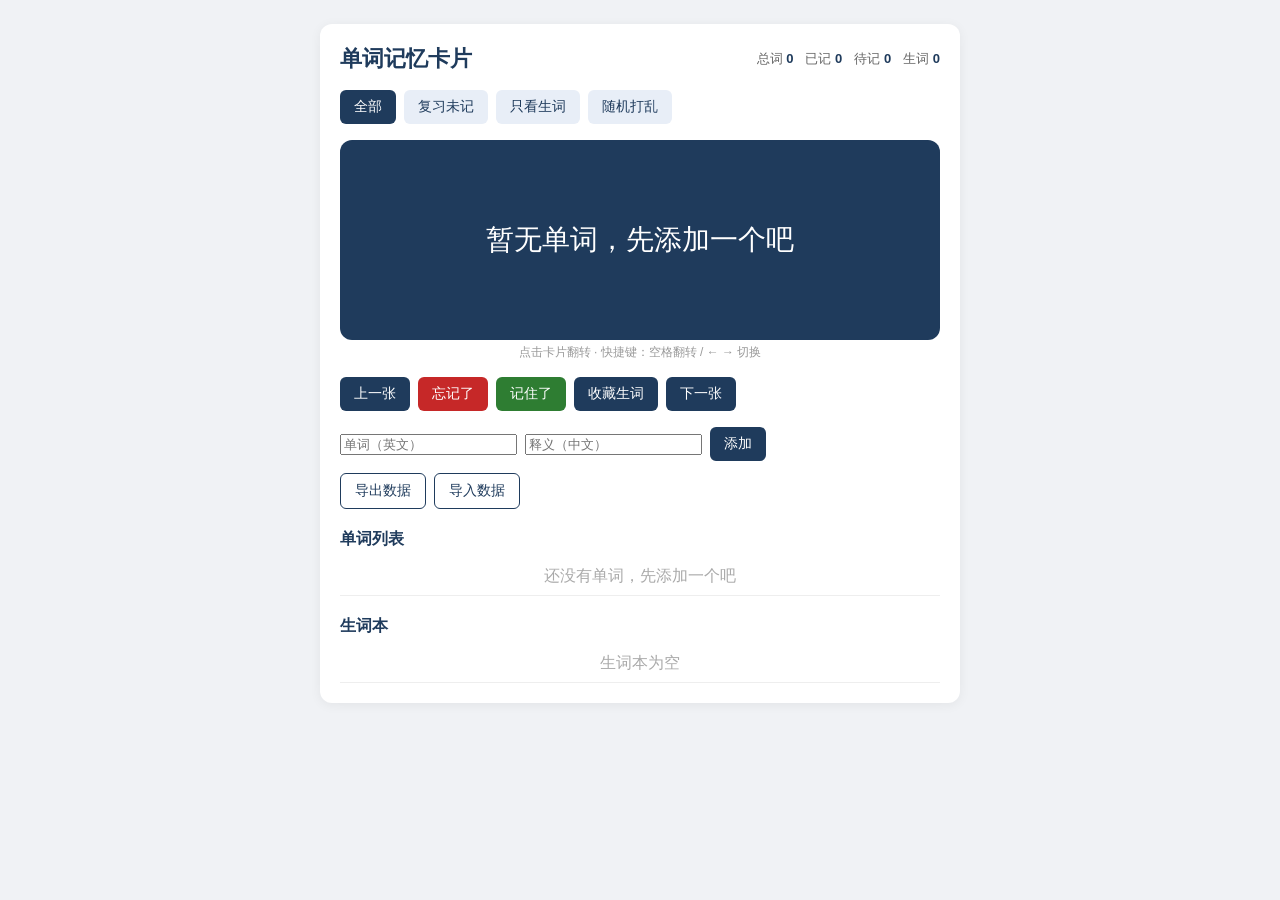
<file: Frontend-单词记忆卡片/index.html>
<!DOCTYPE html>
<html lang="zh-CN">
<head>
    <meta charset="UTF-8">
    <meta name="viewport" content="width=device-width, initial-scale=1.0">
    <title>单词记忆卡片</title>
    <link rel="stylesheet" href="css/style.css">
</head>
<body>
<div class="container">
    <header class="header">
        <h1>单词记忆卡片</h1>
        <div class="stats">
            <span>总词 <b id="statTotal">0</b></span>
            <span>已记 <b id="statMemorized">0</b></span>
            <span>待记 <b id="statRemain">0</b></span>
            <span>生词 <b id="statHard">0</b></span>
        </div>
    </header>

    <!-- 学习模式切换 -->
    <div class="mode-bar">
        <button id="modeAll" class="active" onclick="setMode('all')">全部</button>
        <button id="modeReview" onclick="setMode('review')">复习未记</button>
        <button id="modeHard" onclick="setMode('hard')">只看生词</button>
        <button onclick="shuffle()">随机打乱</button>
    </div>

    <!-- 卡片 -->
    <div class="card" id="card" onclick="flip()">
        <div class="card-inner">
            <div class="card-face card-front" id="cardFront">暂无单词，先添加一个吧</div>
            <div class="card-face card-back" id="cardBack"></div>
        </div>
    </div>
    <p class="card-hint">点击卡片翻转 · 快捷键：空格翻转 / ← → 切换</p>

    <!-- 卡片操作 -->
    <div class="actions">
        <button onclick="prev()">上一张</button>
        <button class="wrong" onclick="mark(false)">忘记了</button>
        <button class="right" onclick="mark(true)">记住了</button>
        <button onclick="collectHard()">收藏生词</button>
        <button onclick="next()">下一张</button>
    </div>

    <!-- 新增单词 -->
    <div class="add-box">
        <input id="word" placeholder="单词（英文）">
        <input id="meaning" placeholder="释义（中文）">
        <button onclick="addCard()">添加</button>
    </div>

    <!-- 数据管理 -->
    <div class="data-box">
        <button onclick="exportData()">导出数据</button>
        <button onclick="document.getElementById('importFile').click()">导入数据</button>
        <input type="file" id="importFile" accept=".json" hidden onchange="importData(this)">
    </div>

    <!-- 单词列表 -->
    <h2>单词列表</h2>
    <ul id="wordList"></ul>

    <!-- 生词本 -->
    <h2>生词本</h2>
    <ul id="hardList"></ul>
</div>
<script src="js/app.js"></script>
</body>
</html>
</file>
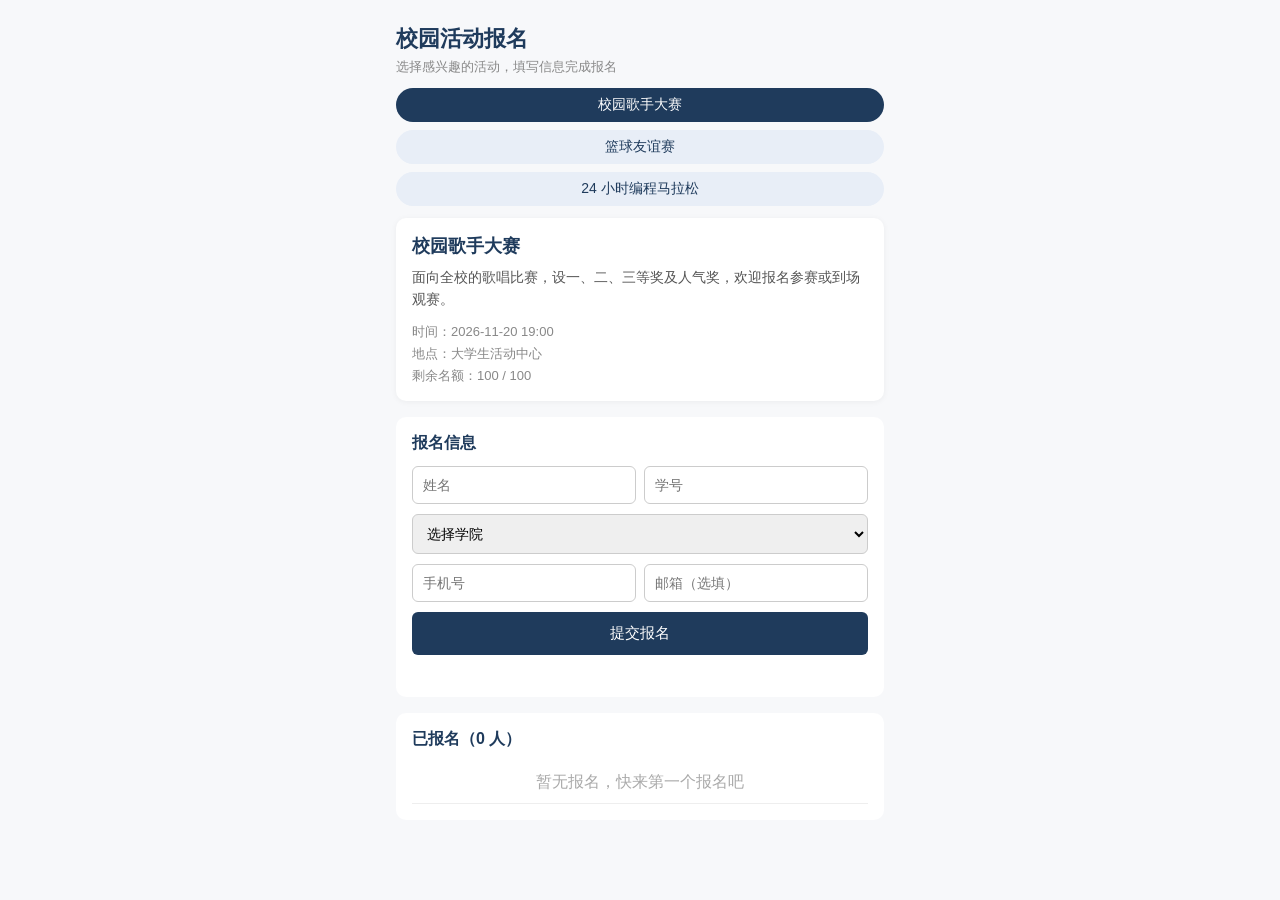
<file: Frontend-校园活动报名H5/index.html>
<!DOCTYPE html>
<html lang="zh-CN">
<head>
    <meta charset="UTF-8">
    <meta name="viewport" content="width=device-width, initial-scale=1.0">
    <title>校园活动报名</title>
    <link rel="stylesheet" href="css/style.css">
</head>
<body>
<div class="container">
    <header class="header">
        <h1>校园活动报名</h1>
        <p class="sub">选择感兴趣的活动，填写信息完成报名</p>
    </header>

    <!-- 活动切换 -->
    <div class="tabs" id="tabs"></div>

    <!-- 活动详情 -->
    <section class="detail" id="detail"></section>

    <!-- 报名表单 -->
    <section class="form">
        <h2>报名信息</h2>
        <div class="row">
            <input id="name" placeholder="姓名">
            <input id="studentNo" placeholder="学号">
        </div>
        <div class="row">
            <select id="college">
                <option value="">选择学院</option>
                <option>计算机学院</option>
                <option>外国语学院</option>
                <option>经济管理学院</option>
                <option>机械工程学院</option>
                <option>电子信息学院</option>
            </select>
        </div>
        <div class="row">
            <input id="phone" placeholder="手机号">
            <input id="email" placeholder="邮箱（选填）">
        </div>
        <button onclick="submit()">提交报名</button>
        <p id="error" class="error"></p>
    </section>

    <!-- 报名列表 -->
    <section class="list">
        <h2>已报名（<span id="count">0</span> 人）</h2>
        <ul id="list"></ul>
    </section>
</div>

<!-- 成功弹窗 -->
<div id="successModal" class="modal" style="display:none;">
    <div class="modal-box">
        <h3>报名成功！</h3>
        <p id="modalText"></p>
        <button onclick="closeModal()">确定</button>
    </div>
</div>

<script src="js/app.js"></script>
</body>
</html>
</file>
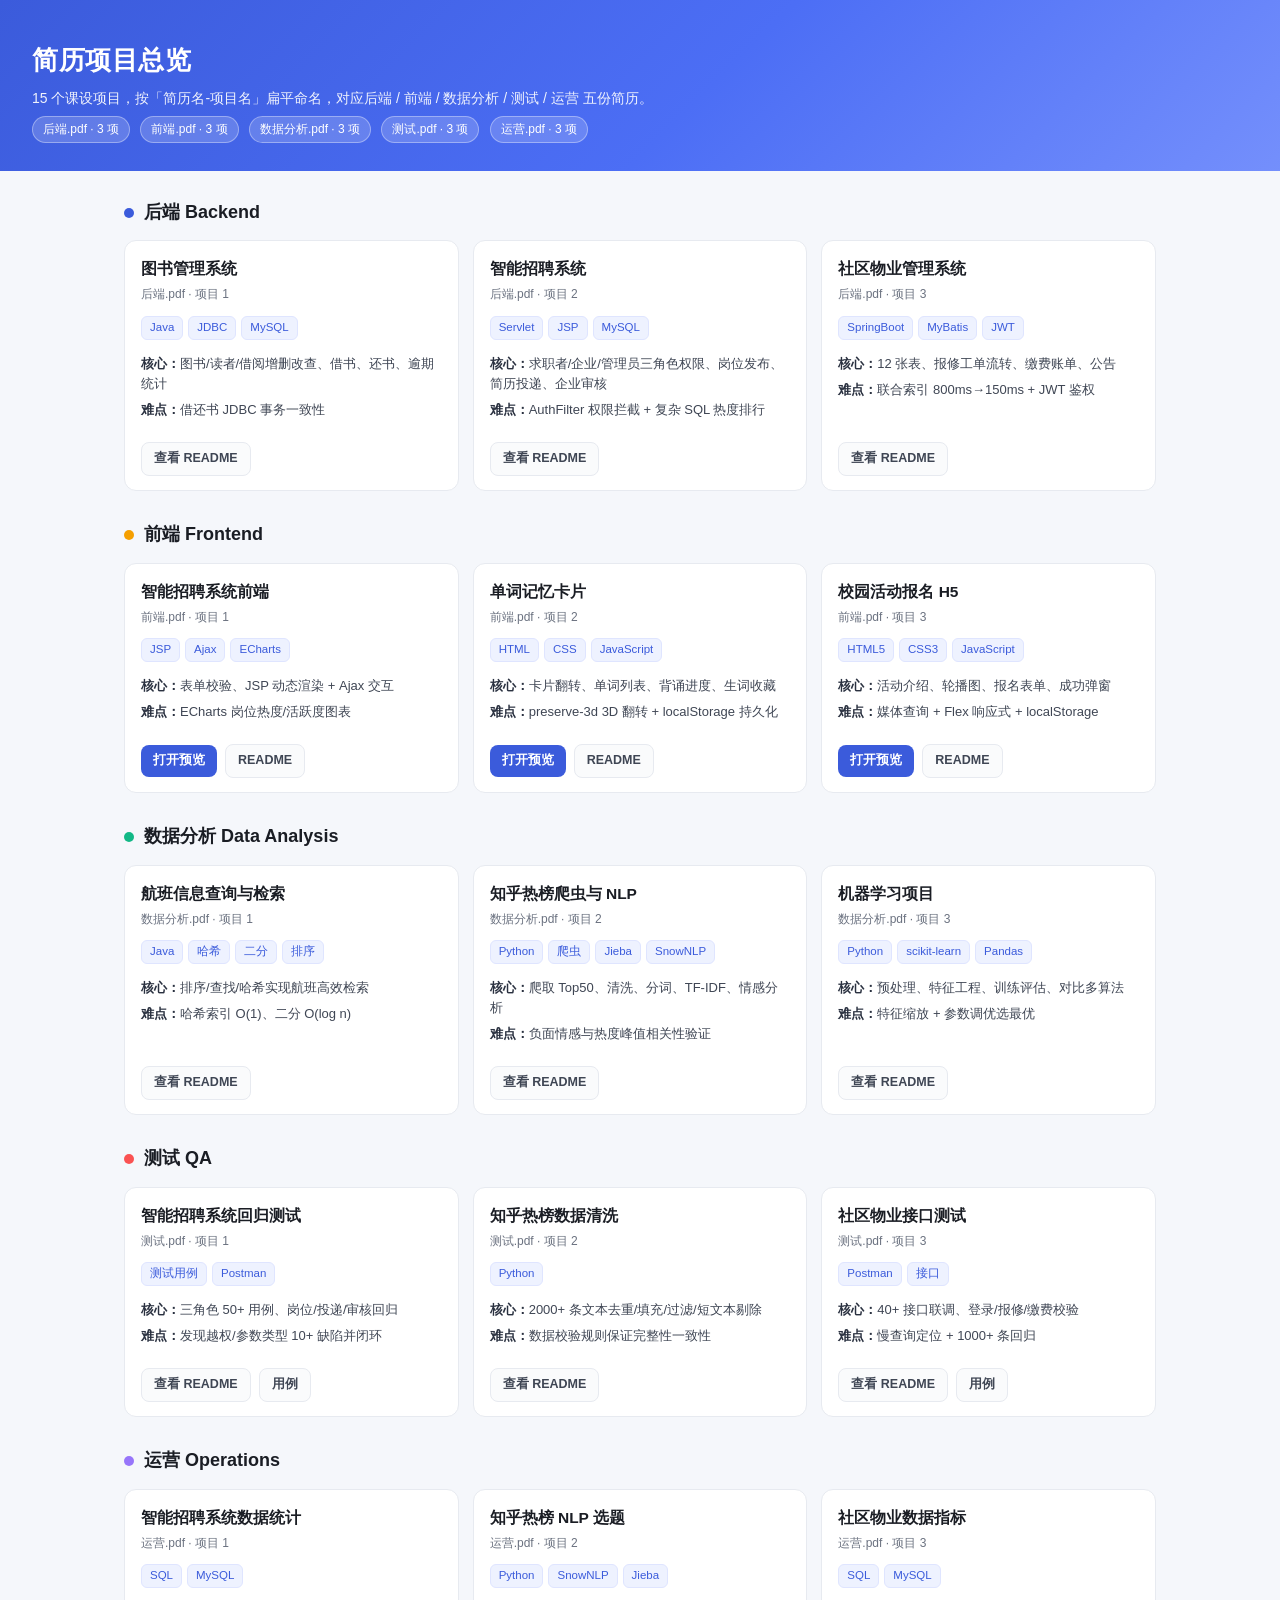
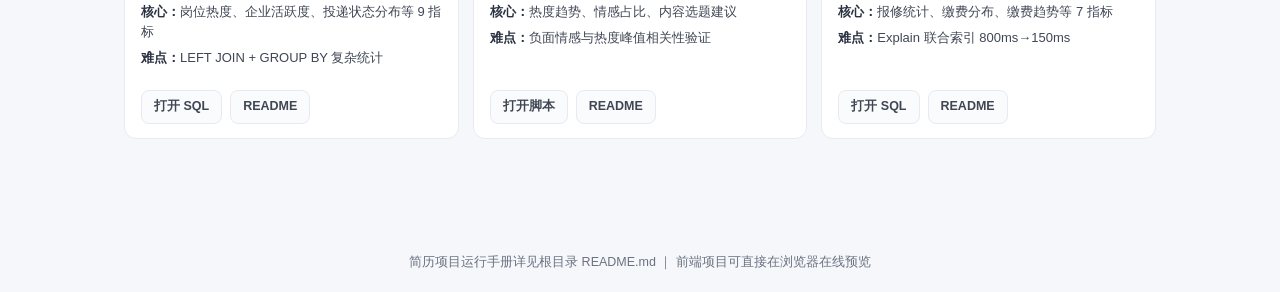
<file: 项目总览.html>
<!DOCTYPE html>
<html lang="zh-CN">
<head>
<meta charset="UTF-8">
<meta name="viewport" content="width=device-width, initial-scale=1.0">
<title>简历项目总览 · 15 个项目</title>
<style>
  :root {
    --bg: #f5f7fb;
    --card: #ffffff;
    --ink: #1a1d24;
    --muted: #6b7280;
    --line: #e7eaf0;
  }
  * { box-sizing: border-box; }
  body {
    margin: 0;
    font-family: -apple-system, "Segoe UI", "PingFang SC", "Microsoft YaHei", sans-serif;
    background: var(--bg);
    color: var(--ink);
    line-height: 1.55;
  }
  header {
    padding: 40px 32px 28px;
    background: linear-gradient(135deg, #3b5bdb 0%, #4c6ef5 55%, #748ffc 100%);
    color: #fff;
  }
  header h1 { margin: 0 0 8px; font-size: 26px; letter-spacing: .5px; }
  header p  { margin: 0; opacity: .92; font-size: 14px; }
  .badge {
    display: inline-block; margin-right: 6px; margin-top: 6px;
    padding: 3px 10px; border-radius: 999px; font-size: 12px;
    background: rgba(255,255,255,.18); border: 1px solid rgba(255,255,255,.35);
  }
  main { max-width: 1080px; margin: 0 auto; padding: 28px 24px 64px; }
  section { margin-bottom: 30px; }
  .cat {
    display: flex; align-items: center; gap: 10px; margin: 0 0 14px;
    font-size: 18px; font-weight: 700;
  }
  .dot { width: 10px; height: 10px; border-radius: 50%; }
  .grid { display: grid; grid-template-columns: repeat(auto-fill, minmax(300px, 1fr)); gap: 14px; }
  .card {
    background: var(--card); border: 1px solid var(--line); border-radius: 12px;
    padding: 16px 16px 14px; display: flex; flex-direction: column;
    transition: box-shadow .15s, transform .15s;
  }
  .card:hover { box-shadow: 0 8px 24px rgba(30,50,100,.10); transform: translateY(-2px); }
  .card h3 { margin: 0 0 4px; font-size: 15.5px; }
  .card .sub { color: var(--muted); font-size: 12px; margin: 0 0 10px; }
  .tags { margin-bottom: 10px; }
  .tag {
    display: inline-block; padding: 2px 8px; margin: 0 5px 4px 0;
    border-radius: 6px; font-size: 11.5px; color: #3b5bdb;
    background: #eef2ff; border: 1px solid #dfe5ff;
  }
  .card p { margin: 0 0 6px; font-size: 13px; color: #3f4654; }
  .card p b { color: #2a3140; }
  .links { margin-top: auto; padding-top: 10px; }
  .btn {
    display: inline-block; padding: 6px 12px; border-radius: 8px; font-size: 12.5px;
    text-decoration: none; margin-right: 8px; margin-top: 6px; font-weight: 600;
  }
  .btn-preview { background: #3b5bdb; color: #fff; }
  .btn-preview:hover { background: #3450c4; }
  .btn-ghost { border: 1px solid var(--line); color: #3f4654; background: #fafbfc; }
  .btn-ghost:hover { background: #f1f3f7; }
  footer { text-align: center; color: var(--muted); font-size: 12.5px; padding: 20px; }
</style>
</head>
<body>
<header>
  <h1>简历项目总览</h1>
  <p>15 个课设项目，按「简历名-项目名」扁平命名，对应后端 / 前端 / 数据分析 / 测试 / 运营 五份简历。</p>
  <div>
    <span class="badge">后端.pdf · 3 项</span>
    <span class="badge">前端.pdf · 3 项</span>
    <span class="badge">数据分析.pdf · 3 项</span>
    <span class="badge">测试.pdf · 3 项</span>
    <span class="badge">运营.pdf · 3 项</span>
  </div>
</header>

<main>

  <section>
    <h2 class="cat"><span class="dot" style="background:#3b5bdb"></span>后端 Backend</h2>
    <div class="grid">
      <div class="card">
        <h3>图书管理系统</h3>
        <p class="sub">后端.pdf · 项目 1</p>
        <div class="tags"><span class="tag">Java</span><span class="tag">JDBC</span><span class="tag">MySQL</span></div>
        <p><b>核心：</b>图书/读者/借阅增删改查、借书、还书、逾期统计</p>
        <p><b>难点：</b>借还书 JDBC 事务一致性</p>
        <div class="links"><a class="btn btn-ghost" href="Backend-图书管理系统/README.md">查看 README</a></div>
      </div>
      <div class="card">
        <h3>智能招聘系统</h3>
        <p class="sub">后端.pdf · 项目 2</p>
        <div class="tags"><span class="tag">Servlet</span><span class="tag">JSP</span><span class="tag">MySQL</span></div>
        <p><b>核心：</b>求职者/企业/管理员三角色权限、岗位发布、简历投递、企业审核</p>
        <p><b>难点：</b>AuthFilter 权限拦截 + 复杂 SQL 热度排行</p>
        <div class="links"><a class="btn btn-ghost" href="Backend-智能招聘系统/README.md">查看 README</a></div>
      </div>
      <div class="card">
        <h3>社区物业管理系统</h3>
        <p class="sub">后端.pdf · 项目 3</p>
        <div class="tags"><span class="tag">SpringBoot</span><span class="tag">MyBatis</span><span class="tag">JWT</span></div>
        <p><b>核心：</b>12 张表、报修工单流转、缴费账单、公告</p>
        <p><b>难点：</b>联合索引 800ms→150ms + JWT 鉴权</p>
        <div class="links"><a class="btn btn-ghost" href="Backend-社区物业管理系统/README.md">查看 README</a></div>
      </div>
    </div>
  </section>

  <section>
    <h2 class="cat"><span class="dot" style="background:#f59f00"></span>前端 Frontend</h2>
    <div class="grid">
      <div class="card">
        <h3>智能招聘系统前端</h3>
        <p class="sub">前端.pdf · 项目 1</p>
        <div class="tags"><span class="tag">JSP</span><span class="tag">Ajax</span><span class="tag">ECharts</span></div>
        <p><b>核心：</b>表单校验、JSP 动态渲染 + Ajax 交互</p>
        <p><b>难点：</b>ECharts 岗位热度/活跃度图表</p>
        <div class="links"><a class="btn btn-preview" href="Frontend-智能招聘系统前端/demo.html">打开预览</a><a class="btn btn-ghost" href="Frontend-智能招聘系统前端/README.md">README</a></div>
      </div>
      <div class="card">
        <h3>单词记忆卡片</h3>
        <p class="sub">前端.pdf · 项目 2</p>
        <div class="tags"><span class="tag">HTML</span><span class="tag">CSS</span><span class="tag">JavaScript</span></div>
        <p><b>核心：</b>卡片翻转、单词列表、背诵进度、生词收藏</p>
        <p><b>难点：</b>preserve-3d 3D 翻转 + localStorage 持久化</p>
        <div class="links"><a class="btn btn-preview" href="Frontend-单词记忆卡片/index.html">打开预览</a><a class="btn btn-ghost" href="Frontend-单词记忆卡片/README.md">README</a></div>
      </div>
      <div class="card">
        <h3>校园活动报名 H5</h3>
        <p class="sub">前端.pdf · 项目 3</p>
        <div class="tags"><span class="tag">HTML5</span><span class="tag">CSS3</span><span class="tag">JavaScript</span></div>
        <p><b>核心：</b>活动介绍、轮播图、报名表单、成功弹窗</p>
        <p><b>难点：</b>媒体查询 + Flex 响应式 + localStorage</p>
        <div class="links"><a class="btn btn-preview" href="Frontend-校园活动报名H5/index.html">打开预览</a><a class="btn btn-ghost" href="Frontend-校园活动报名H5/README.md">README</a></div>
      </div>
    </div>
  </section>

  <section>
    <h2 class="cat"><span class="dot" style="background:#12b886"></span>数据分析 Data Analysis</h2>
    <div class="grid">
      <div class="card">
        <h3>航班信息查询与检索</h3>
        <p class="sub">数据分析.pdf · 项目 1</p>
        <div class="tags"><span class="tag">Java</span><span class="tag">哈希</span><span class="tag">二分</span><span class="tag">排序</span></div>
        <p><b>核心：</b>排序/查找/哈希实现航班高效检索</p>
        <p><b>难点：</b>哈希索引 O(1)、二分 O(log n)</p>
        <div class="links"><a class="btn btn-ghost" href="Data Analysis-航班信息查询与检索/README.md">查看 README</a></div>
      </div>
      <div class="card">
        <h3>知乎热榜爬虫与 NLP</h3>
        <p class="sub">数据分析.pdf · 项目 2</p>
        <div class="tags"><span class="tag">Python</span><span class="tag">爬虫</span><span class="tag">Jieba</span><span class="tag">SnowNLP</span></div>
        <p><b>核心：</b>爬取 Top50、清洗、分词、TF-IDF、情感分析</p>
        <p><b>难点：</b>负面情感与热度峰值相关性验证</p>
        <div class="links"><a class="btn btn-ghost" href="Data Analysis-知乎热榜爬虫与NLP/README.md">查看 README</a></div>
      </div>
      <div class="card">
        <h3>机器学习项目</h3>
        <p class="sub">数据分析.pdf · 项目 3</p>
        <div class="tags"><span class="tag">Python</span><span class="tag">scikit-learn</span><span class="tag">Pandas</span></div>
        <p><b>核心：</b>预处理、特征工程、训练评估、对比多算法</p>
        <p><b>难点：</b>特征缩放 + 参数调优选最优</p>
        <div class="links"><a class="btn btn-ghost" href="Data Analysis-机器学习项目/README.md">查看 README</a></div>
      </div>
    </div>
  </section>

  <section>
    <h2 class="cat"><span class="dot" style="background:#fa5252"></span>测试 QA</h2>
    <div class="grid">
      <div class="card">
        <h3>智能招聘系统回归测试</h3>
        <p class="sub">测试.pdf · 项目 1</p>
        <div class="tags"><span class="tag">测试用例</span><span class="tag">Postman</span></div>
        <p><b>核心：</b>三角色 50+ 用例、岗位/投递/审核回归</p>
        <p><b>难点：</b>发现越权/参数类型 10+ 缺陷并闭环</p>
        <div class="links"><a class="btn btn-ghost" href="QA-智能招聘系统回归测试/README.md">查看 README</a><a class="btn btn-ghost" href="QA-智能招聘系统回归测试/testcases.md">用例</a></div>
      </div>
      <div class="card">
        <h3>知乎热榜数据清洗</h3>
        <p class="sub">测试.pdf · 项目 2</p>
        <div class="tags"><span class="tag">Python</span></div>
        <p><b>核心：</b>2000+ 条文本去重/填充/过滤/短文本剔除</p>
        <p><b>难点：</b>数据校验规则保证完整性一致性</p>
        <div class="links"><a class="btn btn-ghost" href="QA-知乎热榜数据清洗/README.md">查看 README</a></div>
      </div>
      <div class="card">
        <h3>社区物业接口测试</h3>
        <p class="sub">测试.pdf · 项目 3</p>
        <div class="tags"><span class="tag">Postman</span><span class="tag">接口</span></div>
        <p><b>核心：</b>40+ 接口联调、登录/报修/缴费校验</p>
        <p><b>难点：</b>慢查询定位 + 1000+ 条回归</p>
        <div class="links"><a class="btn btn-ghost" href="QA-社区物业接口测试/README.md">查看 README</a><a class="btn btn-ghost" href="QA-社区物业接口测试/testcases.md">用例</a></div>
      </div>
    </div>
  </section>

  <section>
    <h2 class="cat"><span class="dot" style="background:#9775fa"></span>运营 Operations</h2>
    <div class="grid">
      <div class="card">
        <h3>智能招聘系统数据统计</h3>
        <p class="sub">运营.pdf · 项目 1</p>
        <div class="tags"><span class="tag">SQL</span><span class="tag">MySQL</span></div>
        <p><b>核心：</b>岗位热度、企业活跃度、投递状态分布等 9 指标</p>
        <p><b>难点：</b>LEFT JOIN + GROUP BY 复杂统计</p>
        <div class="links"><a class="btn btn-ghost" href="Operations-智能招聘系统数据统计/sql/stats.sql">打开 SQL</a><a class="btn btn-ghost" href="Operations-智能招聘系统数据统计/README.md">README</a></div>
      </div>
      <div class="card">
        <h3>知乎热榜 NLP 选题</h3>
        <p class="sub">运营.pdf · 项目 2</p>
        <div class="tags"><span class="tag">Python</span><span class="tag">SnowNLP</span><span class="tag">Jieba</span></div>
        <p><b>核心：</b>热度趋势、情感占比、内容选题建议</p>
        <p><b>难点：</b>负面情感与热度峰值相关性验证</p>
        <div class="links"><a class="btn btn-ghost" href="Operations-知乎热榜NLP/content_insight.py">打开脚本</a><a class="btn btn-ghost" href="Operations-知乎热榜NLP/README.md">README</a></div>
      </div>
      <div class="card">
        <h3>社区物业数据指标</h3>
        <p class="sub">运营.pdf · 项目 3</p>
        <div class="tags"><span class="tag">SQL</span><span class="tag">MySQL</span></div>
        <p><b>核心：</b>报修统计、缴费分布、缴费趋势等 7 指标</p>
        <p><b>难点：</b>Explain 联合索引 800ms→150ms</p>
        <div class="links"><a class="btn btn-ghost" href="Operations-社区物业数据指标/sql/metrics.sql">打开 SQL</a><a class="btn btn-ghost" href="Operations-社区物业数据指标/README.md">README</a></div>
      </div>
    </div>
  </section>

</main>
<footer>简历项目运行手册详见根目录 README.md ｜ 前端项目可直接在浏览器在线预览</footer>
</body>
</html>
</file>
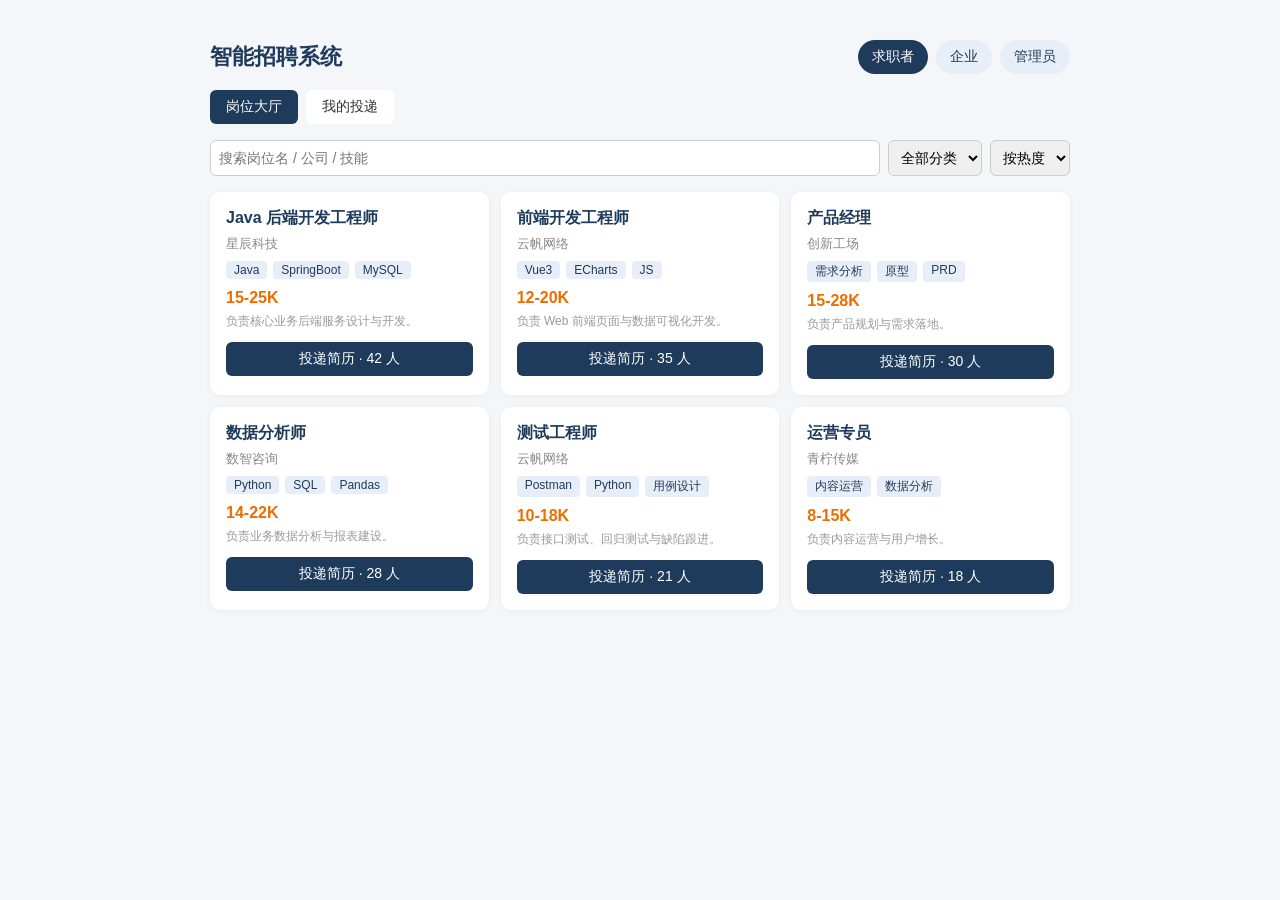
<file: Frontend-智能招聘系统前端/demo.html>
<!DOCTYPE html>
<html lang="zh-CN">
<head>
    <meta charset="UTF-8">
    <meta name="viewport" content="width=device-width, initial-scale=1.0">
    <title>智能招聘系统 - 前端演示</title>
    <style>
        :root {
            --primary: #1f3b5c;
            --bg: #f5f6fa;
            --green: #2e7d32;
            --orange: #ef6c00;
            --red: #c62828;
        }
        * { box-sizing: border-box; }
        body { font-family: "Microsoft YaHei", "PingFang SC", sans-serif; margin: 0; background: var(--bg); color: #333; }
        .container { max-width: 900px; margin: 20px auto; padding: 20px; }

        .header { display: flex; justify-content: space-between; align-items: center; flex-wrap: wrap; gap: 10px; margin-bottom: 16px; }
        .header h1 { margin: 0; color: var(--primary); font-size: 22px; }
        .role-bar { display: flex; gap: 8px; }
        .role-bar button { padding: 8px 14px; border: none; border-radius: 20px; cursor: pointer; background: #e8eef7; color: var(--primary); font-size: 14px; }
        .role-bar button.active { background: var(--primary); color: #fff; }

        .tabs { display: flex; gap: 8px; margin-bottom: 16px; flex-wrap: wrap; }
        .tabs button { padding: 8px 16px; border: none; cursor: pointer; background: #fff; color: #333; border-radius: 6px; font-size: 14px; }
        .tabs button.active { background: var(--primary); color: #fff; }

        .toolbar { display: flex; gap: 8px; margin-bottom: 16px; flex-wrap: wrap; }
        .toolbar input, .toolbar select { padding: 8px; border: 1px solid #ccc; border-radius: 6px; font-size: 14px; }
        .toolbar input { flex: 1; min-width: 160px; }

        .card-grid { display: grid; grid-template-columns: repeat(auto-fill, minmax(260px, 1fr)); gap: 12px; }
        .job-card { background: #fff; border-radius: 10px; padding: 16px; box-shadow: 0 1px 6px rgba(0,0,0,.05); }
        .job-card h3 { margin: 0 0 6px; color: var(--primary); font-size: 16px; }
        .job-card .company { color: #888; font-size: 13px; margin-bottom: 8px; }
        .job-card .tags { display: flex; gap: 6px; flex-wrap: wrap; margin-bottom: 10px; }
        .job-card .tag { background: #e8eef7; color: var(--primary); padding: 2px 8px; border-radius: 4px; font-size: 12px; }
        .job-card .salary { color: var(--orange); font-weight: 700; margin-bottom: 6px; }
        .job-card .meta { color: #999; font-size: 12px; margin-bottom: 12px; }
        .job-card button { width: 100%; padding: 8px; border: none; border-radius: 6px; cursor: pointer; background: var(--primary); color: #fff; font-size: 14px; }
        .job-card button.applied { background: #ccc; cursor: default; }

        table { width: 100%; border-collapse: collapse; background: #fff; border-radius: 8px; overflow: hidden; }
        th, td { padding: 10px 12px; text-align: left; border-bottom: 1px solid #eee; font-size: 14px; }
        th { background: #e8eef7; color: var(--primary); }

        .stat-cards { display: grid; grid-template-columns: repeat(auto-fit, minmax(160px, 1fr)); gap: 12px; margin-bottom: 16px; }
        .stat-card { background: #fff; border-radius: 10px; padding: 16px; text-align: center; }
        .stat-card b { display: block; font-size: 26px; color: var(--primary); }
        .stat-card span { color: #888; font-size: 13px; }

        .chart-box { background: #fff; border-radius: 10px; padding: 16px; margin-bottom: 16px; }
        .chart-box h3 { margin: 0 0 12px; color: var(--primary); font-size: 16px; }
        .bar-item { display: flex; align-items: center; gap: 8px; margin-bottom: 8px; font-size: 13px; }
        .bar-item .label { width: 120px; text-align: right; color: #555; }
        .bar-track { flex: 1; background: #eee; height: 20px; border-radius: 4px; overflow: hidden; }
        .bar-fill { height: 100%; background: var(--primary); border-radius: 4px; transition: width .4s; }
        .bar-item .val { width: 40px; color: var(--primary); font-weight: 700; }

        .badge { padding: 2px 8px; border-radius: 4px; font-size: 12px; color: #fff; }
        .badge.pending { background: var(--orange); }
        .badge.viewed { background: #1565c0; }
        .badge.interview { background: #6a1b9a; }
        .badge.hired { background: var(--green); }

        .empty { text-align: center; color: #aaa; padding: 24px 0; }
        button.small { padding: 4px 10px; font-size: 12px; border: none; border-radius: 4px; cursor: pointer; }
        button.danger { background: #fdecea; color: var(--red); }
        button.ok { background: var(--primary); color: #fff; }

        .modal { position: fixed; inset: 0; background: rgba(0,0,0,.4); display: none; align-items: center; justify-content: center; z-index: 99; }
        .modal-box { background: #fff; padding: 24px; border-radius: 12px; width: 90%; max-width: 420px; max-height: 90vh; overflow: auto; }
        .modal-box h3 { margin: 0 0 16px; color: var(--primary); }
        .modal-box input, .modal-box textarea, .modal-box select { width: 100%; padding: 8px; margin-bottom: 10px; border: 1px solid #ccc; border-radius: 6px; font-size: 14px; }
        .modal-box .row { display: flex; gap: 8px; }
        .modal-box .row input { flex: 1; }
        .modal-box .btn-row { display: flex; gap: 8px; }
        .modal-box .btn-row button { flex: 1; padding: 10px; border: none; border-radius: 6px; cursor: pointer; font-size: 14px; }
        .error { color: var(--red); font-size: 13px; min-height: 18px; }
    </style>
</head>
<body>
<div class="container">
    <header class="header">
        <h1>智能招聘系统</h1>
        <div class="role-bar">
            <button id="roleJobseeker" class="active" onclick="setRole('jobseeker')">求职者</button>
            <button id="roleCompany" onclick="setRole('company')">企业</button>
            <button id="roleAdmin" onclick="setRole('admin')">管理员</button>
        </div>
    </header>

    <div class="tabs" id="tabs"></div>

    <!-- 求职者：岗位大厅 -->
    <div id="view-jobs">
        <div class="toolbar">
            <input id="keyword" placeholder="搜索岗位名 / 公司 / 技能" oninput="renderJobs()">
            <select id="category" onchange="renderJobs()">
                <option value="">全部分类</option>
                <option>技术</option>
                <option>数据</option>
                <option>产品</option>
                <option>运营</option>
            </select>
            <select id="sort" onchange="renderJobs()">
                <option value="hot">按热度</option>
                <option value="salary">按薪资</option>
            </select>
        </div>
        <div class="card-grid" id="jobGrid"></div>
    </div>

    <!-- 求职者：我的投递 -->
    <div id="view-applications" style="display:none;">
        <table>
            <thead><tr><th>岗位</th><th>公司</th><th>投递时间</th><th>状态</th><th>操作</th></tr></thead>
            <tbody id="appTable"></tbody>
        </table>
    </div>

    <!-- 企业：岗位管理 -->
    <div id="view-company" style="display:none;">
        <div class="toolbar">
            <button class="small ok" onclick="openPublish()">+ 发布新岗位</button>
        </div>
        <table>
            <thead><tr><th>岗位</th><th>分类</th><th>薪资</th><th>收到投递</th><th>操作</th></tr></thead>
            <tbody id="companyTable"></tbody>
        </table>
    </div>

    <!-- 管理员：数据统计 -->
    <div id="view-admin" style="display:none;">
        <div class="stat-cards" id="statCards"></div>
        <div class="chart-box">
            <h3>岗位热度排行（投递量）</h3>
            <div id="hotChart"></div>
        </div>
        <div class="chart-box">
            <h3>投递状态分布</h3>
            <div id="statusChart"></div>
        </div>
    </div>
</div>

<!-- 投递弹窗 -->
<div class="modal" id="applyModal">
    <div class="modal-box">
        <h3 id="applyTitle">投递简历</h3>
        <div class="row">
            <input id="apName" placeholder="姓名">
            <input id="apPhone" placeholder="手机号">
        </div>
        <input id="apEmail" placeholder="邮箱（选填）">
        <textarea id="apResume" rows="4" placeholder="自我介绍 / 技能 / 项目经历"></textarea>
        <p class="error" id="applyError"></p>
        <div class="btn-row">
            <button onclick="closeApply()" style="background:#eee;color:#333;">取消</button>
            <button onclick="submitApply()">提交投递</button>
        </div>
    </div>
</div>

<!-- 发布岗位弹窗 -->
<div class="modal" id="publishModal">
    <div class="modal-box">
        <h3>发布新岗位</h3>
        <input id="pbTitle" placeholder="岗位名称">
        <input id="pbCompany" placeholder="公司名称">
        <div class="row">
            <select id="pbCategory">
                <option>技术</option><option>数据</option><option>产品</option><option>运营</option>
            </select>
            <input id="pbSalary" placeholder="薪资，如 12-20K">
        </div>
        <textarea id="pbDesc" rows="3" placeholder="岗位职责描述"></textarea>
        <div class="btn-row">
            <button onclick="closePublish()" style="background:#eee;color:#333;">取消</button>
            <button onclick="publishJob()">发布</button>
        </div>
    </div>
</div>

<script>
(function () {
    'use strict';

    var JOB_KEY = 'recruit_jobs_v2';
    var APP_KEY = 'recruit_applications_v2';
    var $ = function (id) { return document.getElementById(id); };

    function loadJSON(key, fallback) {
        try {
            var v = JSON.parse(localStorage.getItem(key));
            return v == null ? fallback : v;
        } catch (e) { return fallback; }
    }
    function escapeHtml(str) {
        return String(str)
            .replace(/&/g, '&amp;')
            .replace(/</g, '&lt;')
            .replace(/>/g, '&gt;')
            .replace(/"/g, '&quot;')
            .replace(/'/g, '&#39;');
    }

    var seedJobs = [
        { id: 'j1', title: 'Java 后端开发工程师', company: '星辰科技', category: '技术', salary: '15-25K', tags: ['Java', 'SpringBoot', 'MySQL'], desc: '负责核心业务后端服务设计与开发。', applyCount: 42 },
        { id: 'j2', title: '前端开发工程师', company: '云帆网络', category: '技术', salary: '12-20K', tags: ['Vue3', 'ECharts', 'JS'], desc: '负责 Web 前端页面与数据可视化开发。', applyCount: 35 },
        { id: 'j3', title: '数据分析师', company: '数智咨询', category: '数据', salary: '14-22K', tags: ['Python', 'SQL', 'Pandas'], desc: '负责业务数据分析与报表建设。', applyCount: 28 },
        { id: 'j4', title: '测试工程师', company: '云帆网络', category: '技术', salary: '10-18K', tags: ['Postman', 'Python', '用例设计'], desc: '负责接口测试、回归测试与缺陷跟进。', applyCount: 21 },
        { id: 'j5', title: '产品经理', company: '创新工场', category: '产品', salary: '15-28K', tags: ['需求分析', '原型', 'PRD'], desc: '负责产品规划与需求落地。', applyCount: 30 },
        { id: 'j6', title: '运营专员', company: '青柠传媒', category: '运营', salary: '8-15K', tags: ['内容运营', '数据分析'], desc: '负责内容运营与用户增长。', applyCount: 18 }
    ];

    var jobs = loadJSON(JOB_KEY, seedJobs);
    var applications = loadJSON(APP_KEY, []);
    var role = 'jobseeker';
    var activeTab = 'jobs';
    var applyingJobId = null;

    function save() {
        localStorage.setItem(JOB_KEY, JSON.stringify(jobs));
        localStorage.setItem(APP_KEY, JSON.stringify(applications));
    }

    /* ---------- 视图与角色 ---------- */
    function setRole(r) {
        role = r;
        $('roleJobseeker').classList.toggle('active', r === 'jobseeker');
        $('roleCompany').classList.toggle('active', r === 'company');
        $('roleAdmin').classList.toggle('active', r === 'admin');
        activeTab = r === 'company' ? 'company' : r === 'admin' ? 'admin' : 'jobs';
        renderTabs();
        renderAll();
    }

    var TABS = {
        jobseeker: [['jobs', '岗位大厅'], ['applications', '我的投递']],
        company: [['company', '岗位管理']],
        admin: [['admin', '数据统计']]
    };

    function renderTabs() {
        $('tabs').innerHTML = TABS[role].map(function (t) {
            return '<button class="' + (activeTab === t[0] ? 'active' : '') + '" onclick="switchTab(\'' + t[0] + '\')">' + t[1] + '</button>';
        }).join('');
    }

    function switchTab(tab) {
        activeTab = tab;
        renderTabs();
        renderAll();
    }

    function renderAll() {
        ['view-jobs', 'view-applications', 'view-company', 'view-admin'].forEach(function (id) {
            $(id).style.display = 'none';
        });
        if (activeTab === 'jobs') { $('view-jobs').style.display = 'block'; renderJobs(); }
        else if (activeTab === 'applications') { $('view-applications').style.display = 'block'; renderApplications(); }
        else if (activeTab === 'company') { $('view-company').style.display = 'block'; renderCompany(); }
        else if (activeTab === 'admin') { $('view-admin').style.display = 'block'; renderAdmin(); }
    }

    /* ---------- 求职者：岗位大厅 ---------- */
    function filteredJobs() {
        var kw = $('keyword').value.trim().toLowerCase();
        var cat = $('category').value;
        var sort = $('sort').value;
        var list = jobs.filter(function (j) {
            var okCat = !cat || j.category === cat;
            var okKw = !kw || (j.title + j.company + j.tags.join(' ')).toLowerCase().indexOf(kw) !== -1;
            return okCat && okKw;
        });
        if (sort === 'salary') {
            list.sort(function (a, b) { return parseSalary(b.salary) - parseSalary(a.salary); });
        } else {
            list.sort(function (a, b) { return b.applyCount - a.applyCount; });
        }
        return list;
    }

    function parseSalary(s) {
        var m = String(s).match(/(\d+)/);
        return m ? parseInt(m[1], 10) : 0;
    }

    function hasApplied(jobId) {
        return applications.some(function (a) { return a.jobId === jobId; });
    }

    function renderJobs() {
        var list = filteredJobs();
        $('jobGrid').innerHTML = list.length ? list.map(function (j) {
            var applied = hasApplied(j.id);
            return '<div class="job-card">' +
                '<h3>' + escapeHtml(j.title) + '</h3>' +
                '<div class="company">' + escapeHtml(j.company) + '</div>' +
                '<div class="tags">' + j.tags.map(function (t) { return '<span class="tag">' + escapeHtml(t) + '</span>'; }).join('') + '</div>' +
                '<div class="salary">' + escapeHtml(j.salary) + '</div>' +
                '<div class="meta">' + escapeHtml(j.desc) + '</div>' +
                '<button class="' + (applied ? 'applied' : '') + '" ' + (applied ? 'disabled' : 'onclick="openApply(\'' + j.id + '\')"') + '>' +
                (applied ? '已投递 · ' + j.applyCount + ' 人' : '投递简历 · ' + j.applyCount + ' 人') + '</button>' +
                '</div>';
        }).join('') : '<div class="empty">没有匹配的岗位</div>';
    }

    /* ---------- 投递 ---------- */
    function openApply(jobId) {
        applyingJobId = jobId;
        var job = jobs.find(function (j) { return j.id === jobId; });
        $('applyTitle').textContent = '投递简历 - ' + job.title;
        $('apName').value = $('apPhone').value = $('apEmail').value = $('apResume').value = '';
        $('applyError').textContent = '';
        $('applyModal').style.display = 'flex';
    }
    function closeApply() { $('applyModal').style.display = 'none'; }

    function submitApply() {
        var name = $('apName').value.trim();
        var phone = $('apPhone').value.trim();
        var email = $('apEmail').value.trim();
        var resume = $('apResume').value.trim();
        if (!name) { $('applyError').textContent = '姓名不能为空'; return; }
        if (!/^1[3-9]\d{9}$/.test(phone)) { $('applyError').textContent = '手机号格式不正确'; return; }
        if (email && !/^[^\s@]+@[^\s@]+\.[^\s@]+$/.test(email)) { $('applyError').textContent = '邮箱格式不正确'; return; }
        if (applications.some(function (a) { return a.jobId === applyingJobId && a.phone === phone; })) {
            $('applyError').textContent = '您已投递过该岗位'; return;
        }
        var job = jobs.find(function (j) { return j.id === applyingJobId; });
        applications.push({
            id: String(Date.now() + Math.random()), jobId: job.id,
            jobTitle: job.title, company: job.company,
            name: name, phone: phone, email: email, resume: resume,
            status: '待处理', time: new Date().toLocaleString()
        });
        job.applyCount += 1;
        save();
        closeApply();
        renderJobs();
    }

    /* ---------- 我的投递 ---------- */
    function renderApplications() {
        $('appTable').innerHTML = applications.length ? applications.map(function (a) {
            var cls = { '待处理': 'pending', '已查看': 'viewed', '面试中': 'interview', '已录用': 'hired' }[a.status] || 'pending';
            return '<tr>' +
                '<td>' + escapeHtml(a.jobTitle) + '</td>' +
                '<td>' + escapeHtml(a.company) + '</td>' +
                '<td>' + escapeHtml(a.time) + '</td>' +
                '<td><span class="badge ' + cls + '">' + escapeHtml(a.status) + '</span></td>' +
                '<td><button class="small danger" onclick="withdrawApp(\'' + a.id + '\')">撤销</button></td>' +
                '</tr>';
        }).join('') : '<tr><td colspan="5" class="empty">还没有投递记录</td></tr>';
    }

    function withdrawApp(id) {
        if (!confirm('确认撤销该投递？')) return;
        var a = applications.find(function (x) { return x.id === id; });
        var job = jobs.find(function (j) { return j.id === a.jobId; });
        if (job) job.applyCount = Math.max(job.applyCount - 1, 0);
        applications = applications.filter(function (x) { return x.id !== id; });
        save();
        renderApplications();
    }

    /* ---------- 企业：岗位管理 ---------- */
    function renderCompany() {
        $('companyTable').innerHTML = jobs.length ? jobs.map(function (j) {
            var count = applications.filter(function (a) { return a.jobId === j.id; }).length;
            return '<tr>' +
                '<td>' + escapeHtml(j.title) + '</td>' +
                '<td>' + escapeHtml(j.category) + '</td>' +
                '<td>' + escapeHtml(j.salary) + '</td>' +
                '<td>' + count + ' 份</td>' +
                '<td><button class="small ok" onclick="viewCandidates(\'' + j.id + '\')">查看投递</button></td>' +
                '</tr>';
        }).join('') : '<tr><td colspan="5" class="empty">还没有岗位，点击上方发布</td></tr>';
    }

    function viewCandidates(jobId) {
        var job = jobs.find(function (j) { return j.id === jobId; });
        var list = applications.filter(function (a) { return a.jobId === jobId; });
        if (!list.length) { alert('该岗位暂无投递'); return; }
        var text = list.map(function (a) {
            return a.name + '（' + a.phone + '）' + a.status + ' - ' + a.resume;
        }).join('\n---\n');
        alert('【' + job.title + '】投递人数：' + list.length + '\n\n' + text);
    }

    function openPublish() { $('publishModal').style.display = 'flex'; }
    function closePublish() { $('publishModal').style.display = 'none'; }

    function publishJob() {
        var title = $('pbTitle').value.trim();
        var company = $('pbCompany').value.trim();
        var category = $('pbCategory').value;
        var salary = $('pbSalary').value.trim();
        var desc = $('pbDesc').value.trim();
        if (!title || !company || !salary) { alert('请填写岗位名称、公司和薪资'); return; }
        jobs.push({
            id: 'j' + Date.now(), title: title, company: company, category: category,
            salary: salary, tags: [category], desc: desc || '暂无描述', applyCount: 0
        });
        save(); closePublish();
        $('pbTitle').value = $('pbCompany').value = $('pbSalary').value = $('pbDesc').value = '';
        renderCompany();
    }

    /* ---------- 管理员：数据统计 ---------- */
    function renderAdmin() {
        $('statCards').innerHTML =
            statCard(jobs.length, '岗位总数') +
            statCard(applications.length, '投递总数') +
            statCard(new Set(applications.map(function (a) { return a.phone; })).size, '投递人数');

        var sorted = jobs.slice().sort(function (a, b) { return b.applyCount - a.applyCount; });
        $('hotChart').innerHTML = sorted.map(function (j) {
            var max = sorted[0].applyCount || 1;
            return barItem(j.title, j.applyCount, Math.round(j.applyCount / max * 100));
        }).join('');

        var statusCount = { '待处理': 0, '已查看': 0, '面试中': 0, '已录用': 0 };
        applications.forEach(function (a) { statusCount[a.status] = (statusCount[a.status] || 0) + 1; });
        var total = applications.length || 1;
        var names = Object.keys(statusCount);
        $('statusChart').innerHTML = names.map(function (s) {
            return barItem(s, statusCount[s], Math.round(statusCount[s] / total * 100));
        }).join('');
    }

    function statCard(val, label) {
        return '<div class="stat-card"><b>' + val + '</b><span>' + label + '</span></div>';
    }
    function barItem(label, val, pct) {
        return '<div class="bar-item"><span class="label">' + escapeHtml(label) + '</span>' +
            '<div class="bar-track"><div class="bar-fill" style="width:' + pct + '%"></div></div>' +
            '<span class="val">' + val + '</span></div>';
    }

    window.setRole = setRole;
    window.switchTab = switchTab;
    window.renderJobs = renderJobs;
    window.openApply = openApply;
    window.closeApply = closeApply;
    window.submitApply = submitApply;
    window.withdrawApp = withdrawApp;
    window.viewCandidates = viewCandidates;
    window.openPublish = openPublish;
    window.closePublish = closePublish;
    window.publishJob = publishJob;

    renderTabs();
    renderAll();
})();
</script>
</body>
</html>
</file>
<file: Frontend-单词记忆卡片/css/style.css>
:root {
    --primary: #1f3b5c;
    --bg: #f0f2f5;
}

* { box-sizing: border-box; }

body {
    font-family: "Microsoft YaHei", "PingFang SC", sans-serif;
    margin: 0; background: var(--bg); color: #333;
}

.container {
    max-width: 640px; margin: 24px auto; padding: 20px;
    background: #fff; border-radius: 12px; box-shadow: 0 2px 12px rgba(0,0,0,.06);
}

/* 头部与统计 */
.header { display: flex; justify-content: space-between; align-items: center; flex-wrap: wrap; gap: 8px; }
h1 { color: var(--primary); font-size: 22px; margin: 0; }
.stats { display: flex; gap: 12px; font-size: 13px; color: #666; }
.stats b { color: var(--primary); }

/* 模式切换 */
.mode-bar { display: flex; gap: 8px; margin: 16px 0; flex-wrap: wrap; }

button {
    padding: 8px 14px; background: var(--primary); color: #fff;
    border: none; border-radius: 6px; cursor: pointer; font-size: 14px;
}
button:hover { opacity: .9; }
.mode-bar button { background: #e8eef7; color: var(--primary); }
.mode-bar button.active { background: var(--primary); color: #fff; }

/* 卡片翻转 */
.card { position: relative; height: 200px; perspective: 1000px; cursor: pointer; margin: 8px 0; }
.card-inner {
    position: relative; width: 100%; height: 100%;
    transition: transform .5s; transform-style: preserve-3d;
}
.card.flipped .card-inner { transform: rotateY(180deg); }
.card-face {
    position: absolute; inset: 0; backface-visibility: hidden;
    display: flex; align-items: center; justify-content: center;
    font-size: 28px; border-radius: 12px; padding: 16px; text-align: center; word-break: break-word;
}
.card-front { background: var(--primary); color: #fff; }
.card-back { background: #e8eef7; color: #333; transform: rotateY(180deg); }
.card-hint { text-align: center; font-size: 12px; color: #999; margin-top: -4px; }

/* 操作按钮 */
.actions { display: flex; gap: 8px; margin: 16px 0; flex-wrap: wrap; }
.actions .wrong { background: #c62828; }
.actions .right { background: #2e7d32; }

/* 表单 */
.add-box, .data-box { display: flex; gap: 8px; flex-wrap: wrap; align-items: center; margin-bottom: 12px; }
input[type=text] {
    flex: 1; min-width: 140px; padding: 8px; border: 1px solid #ccc;
    border-radius: 6px; font-size: 14px;
}
.data-box button { background: #fff; color: var(--primary); border: 1px solid var(--primary); }

/* 列表 */
h2 { color: var(--primary); font-size: 16px; margin: 20px 0 8px; }
ul { list-style: none; padding: 0; margin: 0; }
li {
    display: flex; align-items: center; gap: 8px;
    padding: 8px 0; border-bottom: 1px solid #eee;
}
li .w { font-weight: 600; }
li .m { color: #888; flex: 1; }
li.memorized .w { color: #2e7d32; }
li .ops { display: flex; gap: 6px; }
li .ops button { padding: 2px 8px; font-size: 12px; background: #eee; color: #333; }
li.empty { color: #aaa; justify-content: center; }
</file>
<file: Frontend-校园活动报名H5/css/style.css>
:root {
    --primary: #1f3b5c;
    --bg: #f7f8fa;
}

* { box-sizing: border-box; }

body {
    font-family: "Microsoft YaHei", "PingFang SC", sans-serif;
    margin: 0; background: var(--bg); color: #333;
}

.container { max-width: 520px; margin: 0 auto; padding: 16px; }

.header h1 { color: var(--primary); margin: 8px 0 4px; font-size: 22px; }
.header .sub { color: #888; margin: 0 0 12px; font-size: 13px; }

/* 活动切换 */
.tabs { display: flex; gap: 8px; flex-wrap: wrap; margin-bottom: 12px; }
.tabs button {
    padding: 8px 14px; border: none; border-radius: 20px; cursor: pointer;
    background: #e8eef7; color: var(--primary); font-size: 14px;
}
.tabs button.active { background: var(--primary); color: #fff; }

/* 活动详情卡片 */
.detail {
    background: #fff; border-radius: 10px; padding: 16px; margin-bottom: 16px;
    box-shadow: 0 1px 6px rgba(0,0,0,.05);
}
.detail h2 { margin: 0 0 8px; color: var(--primary); font-size: 18px; }
.detail .desc { color: #555; margin: 0 0 12px; font-size: 14px; line-height: 1.6; }
.detail .meta { display: flex; flex-direction: column; gap: 4px; font-size: 13px; color: #888; }

/* 表单 */
.form { background: #fff; border-radius: 10px; padding: 16px; margin-bottom: 16px; }
.form h2 { margin: 0 0 12px; color: var(--primary); font-size: 16px; }
.row { display: flex; gap: 8px; margin-bottom: 10px; }
input, select {
    flex: 1; min-width: 0; padding: 10px; border: 1px solid #ccc;
    border-radius: 6px; font-size: 14px;
}
button {
    width: 100%; padding: 12px; background: var(--primary); color: #fff;
    border: none; border-radius: 6px; cursor: pointer; font-size: 15px;
}
button:hover { opacity: .92; }
.error { color: #c62828; font-size: 13px; margin: 8px 0 0; min-height: 18px; }

/* 报名列表 */
.list { background: #fff; border-radius: 10px; padding: 16px; }
.list h2 { margin: 0 0 12px; color: var(--primary); font-size: 16px; }
.list ul { list-style: none; padding: 0; margin: 0; }
.list li {
    display: flex; align-items: center; gap: 8px;
    padding: 10px 0; border-bottom: 1px solid #eee;
}
.list li .n { font-weight: 600; }
.list li .m { color: #888; flex: 1; font-size: 13px; }
.list li button { width: auto; padding: 4px 10px; font-size: 12px; background: #eee; color: #c62828; }
.list li.empty { color: #aaa; justify-content: center; }

/* 弹窗 */
.modal {
    position: fixed; inset: 0; background: rgba(0,0,0,.4);
    display: flex; align-items: center; justify-content: center; z-index: 99;
}
.modal-box {
    background: #fff; padding: 24px; border-radius: 12px; text-align: center;
    width: 80%; max-width: 320px;
}
.modal-box h3 { margin: 0 0 8px; color: var(--primary); }
.modal-box p { margin: 0 0 16px; color: #555; }

/* 移动端适配 */
@media (max-width: 480px) {
    .row { flex-direction: column; }
    .container { padding: 12px; }
}
</file>
